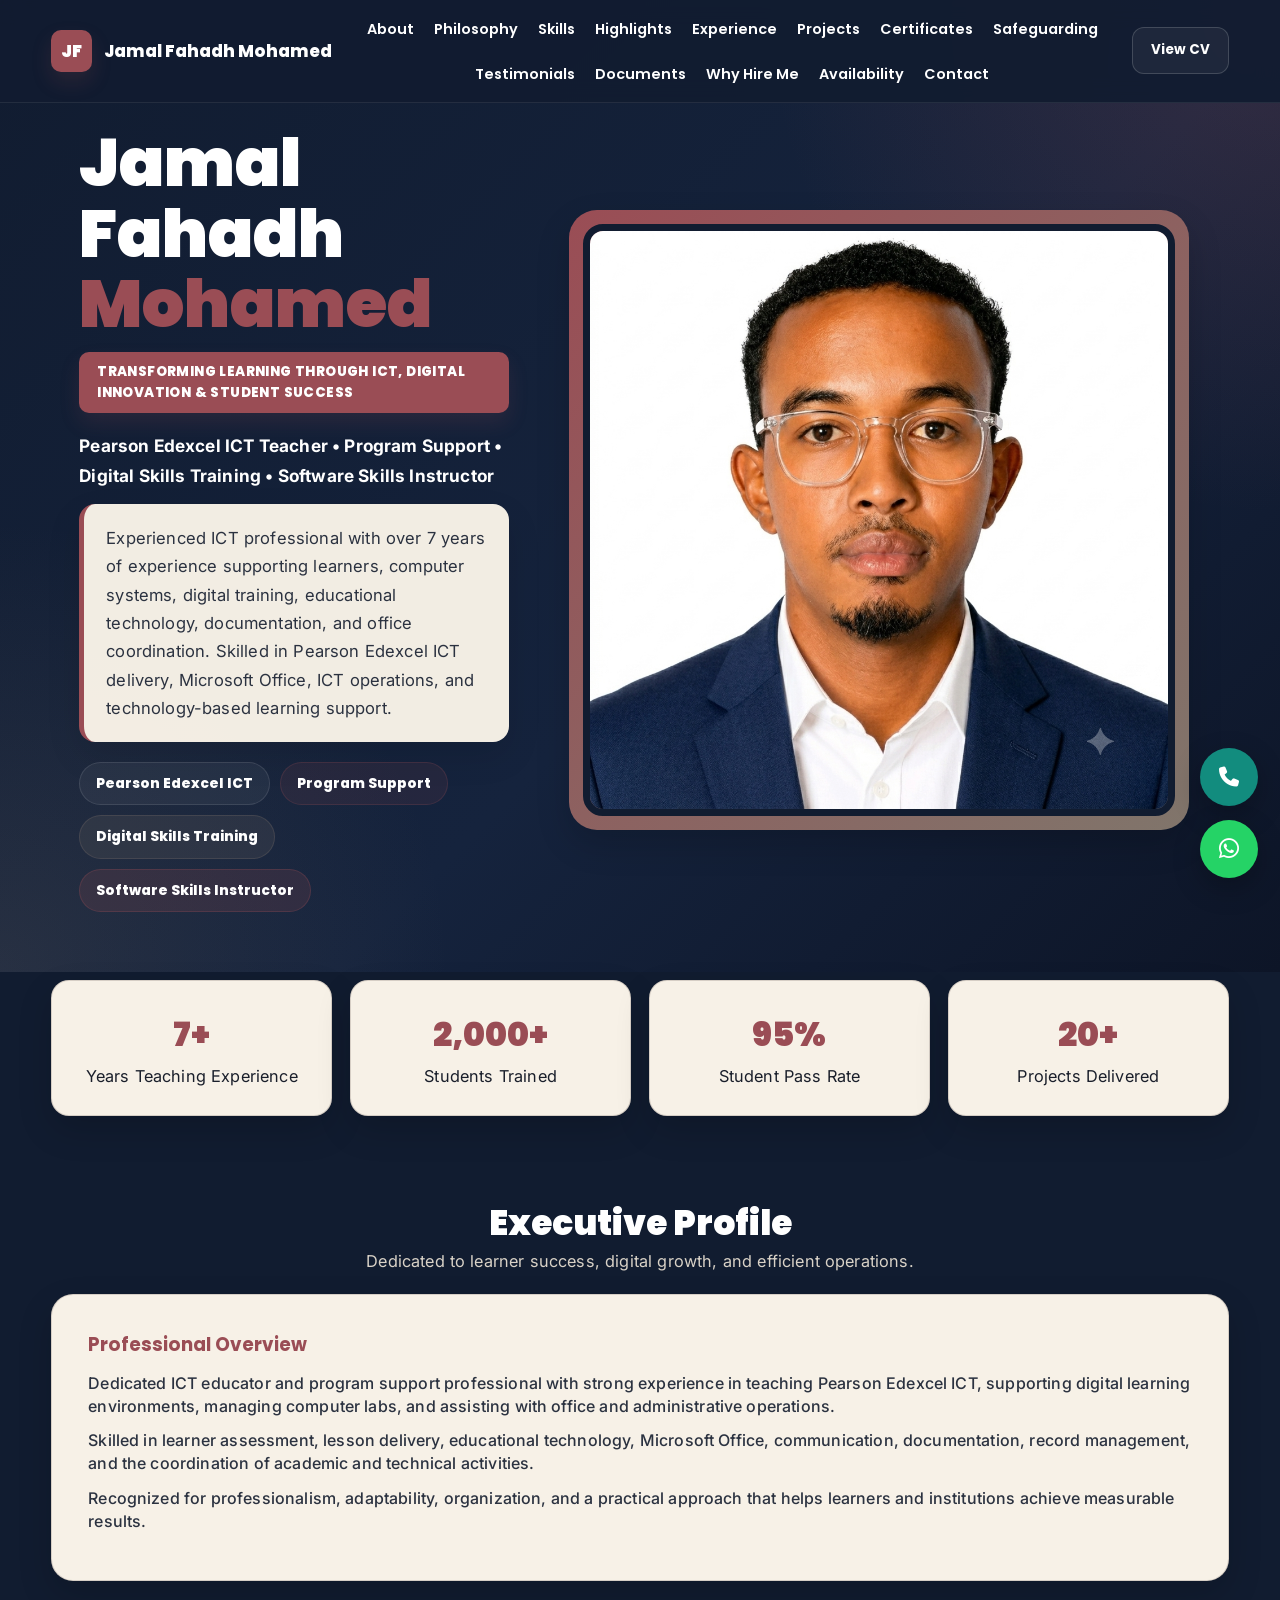
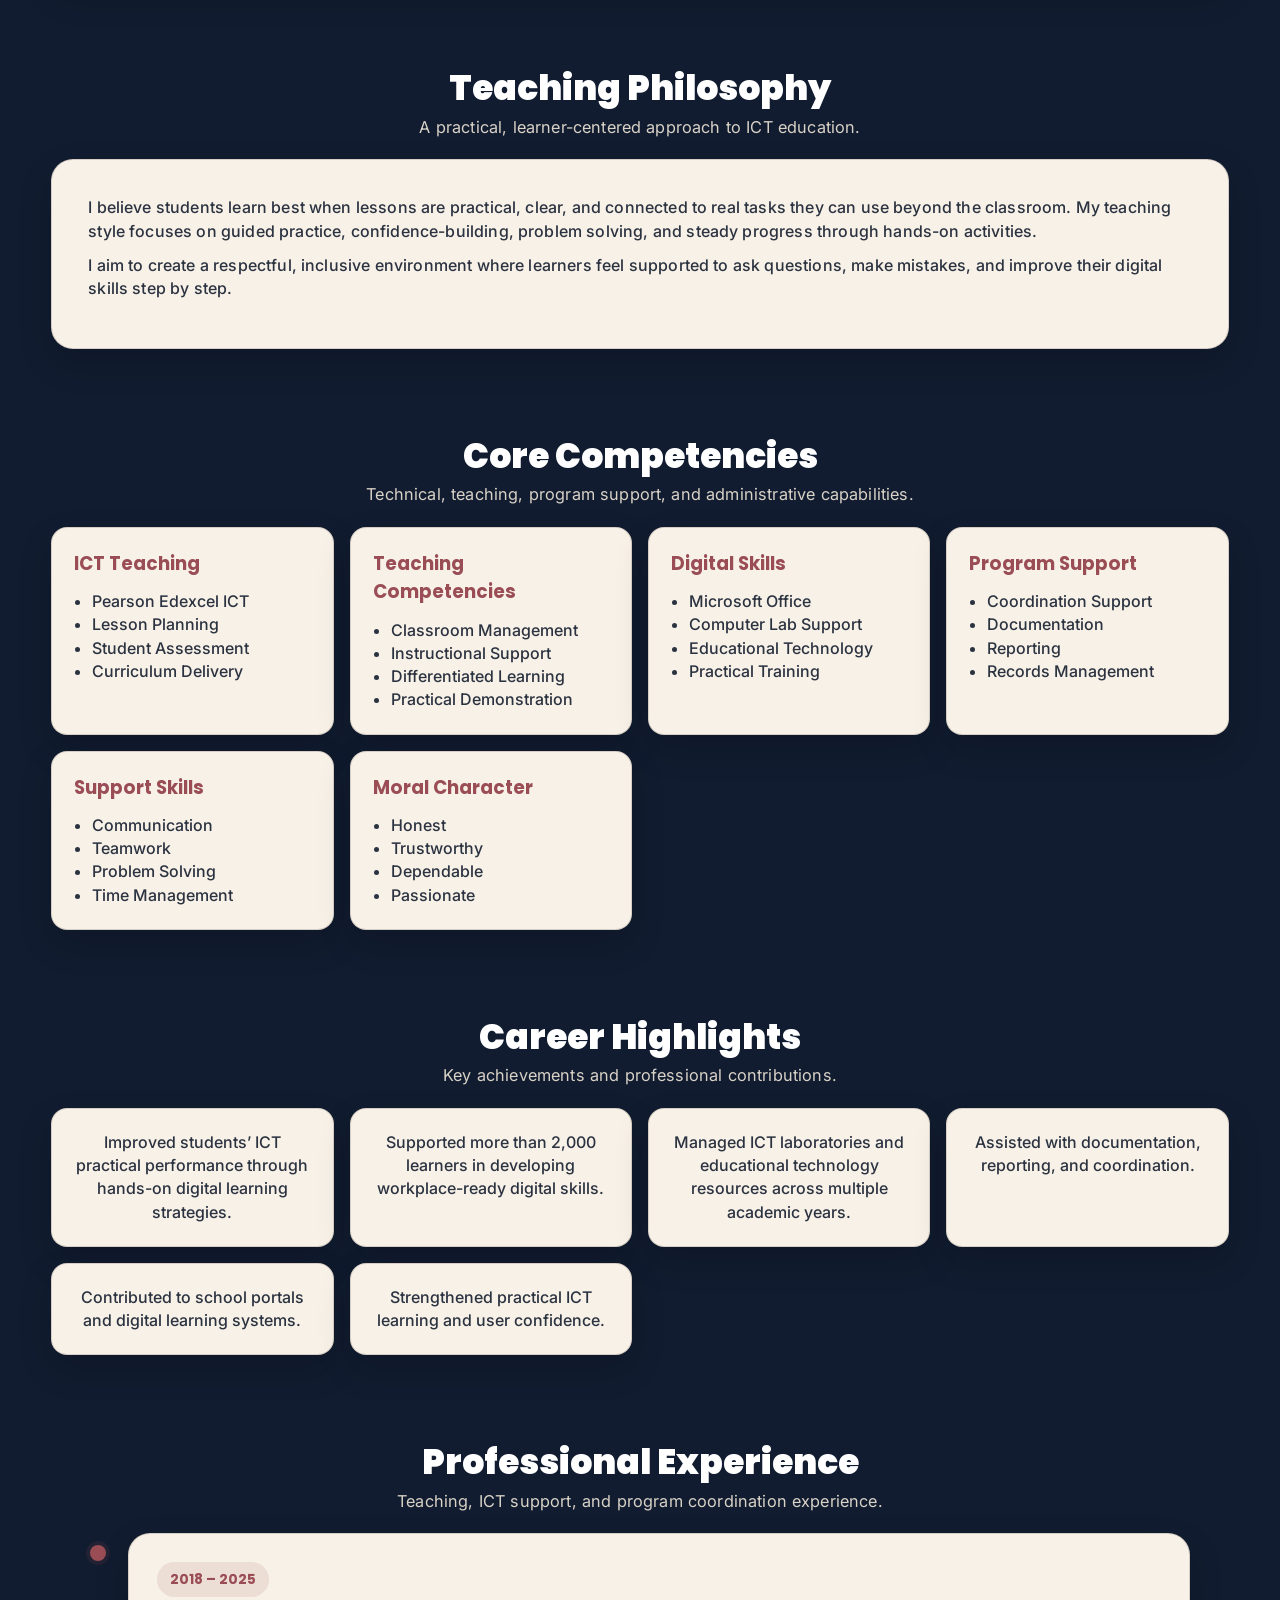
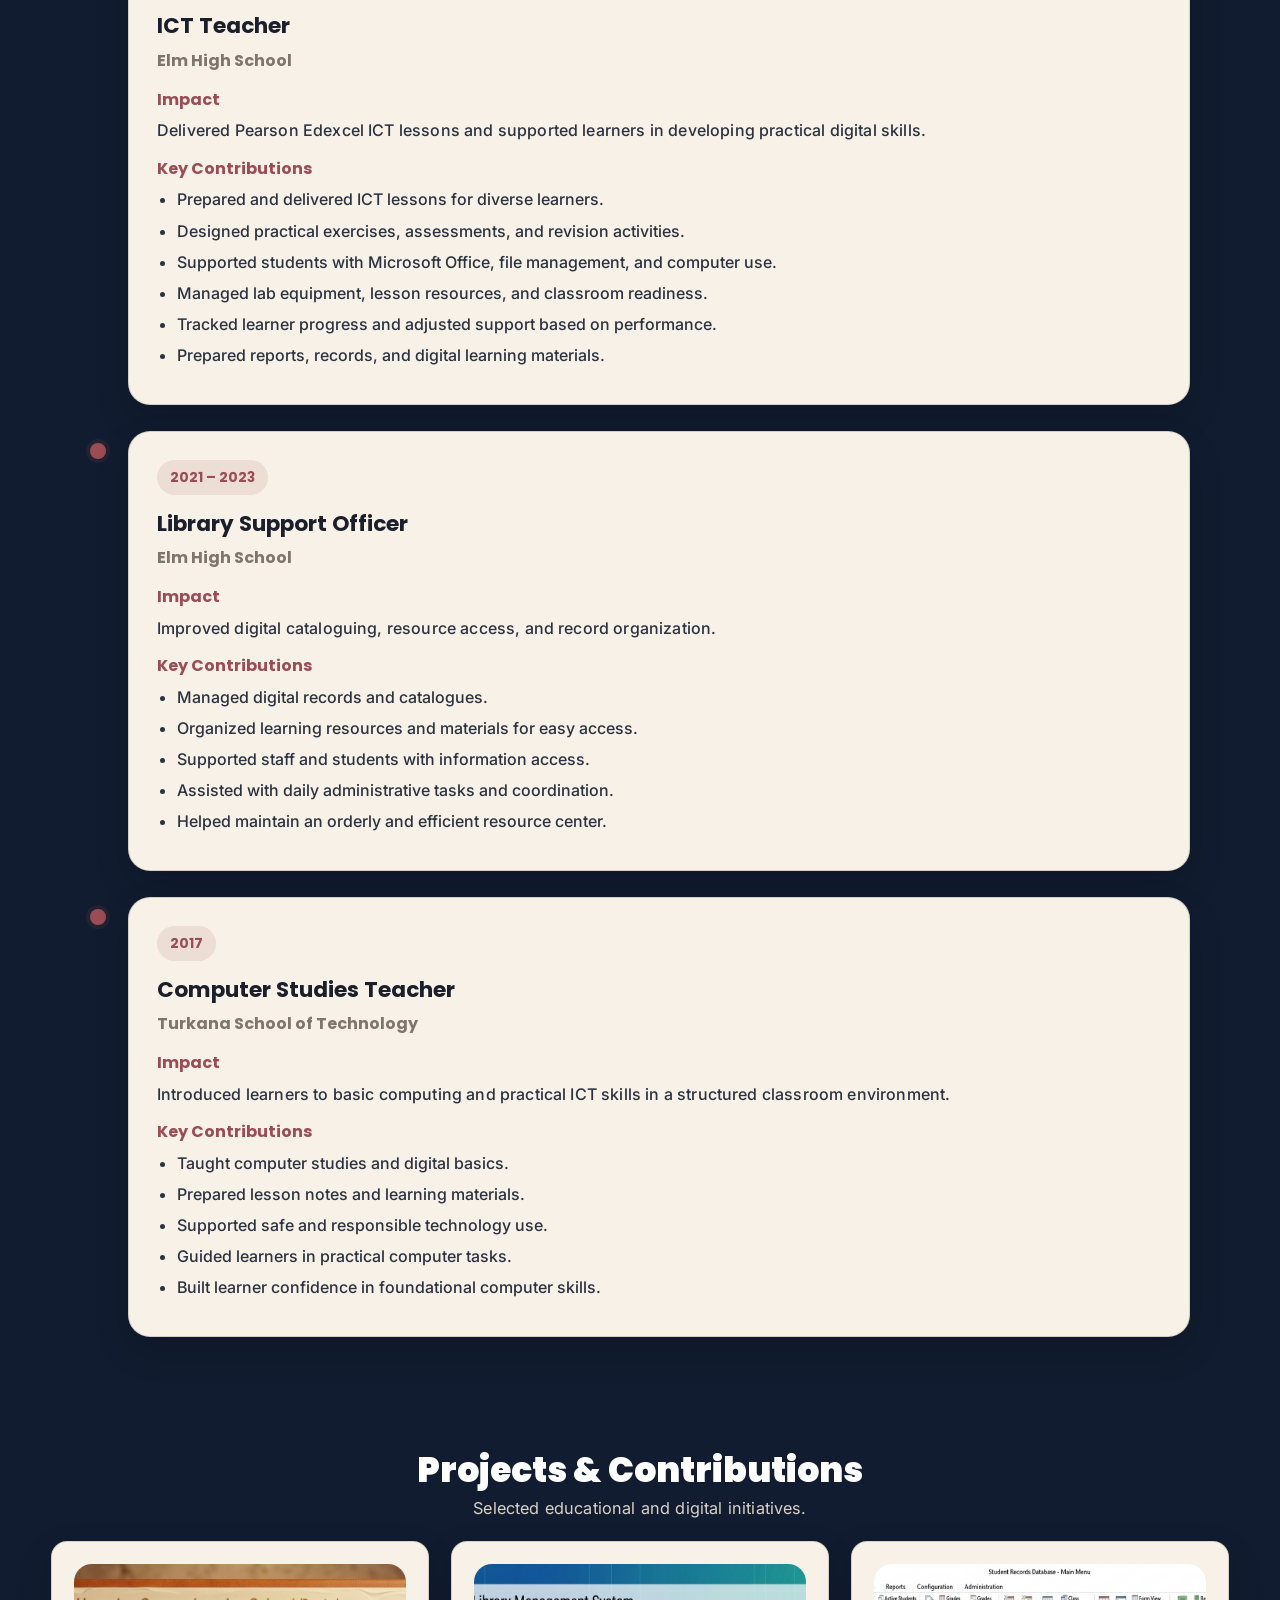
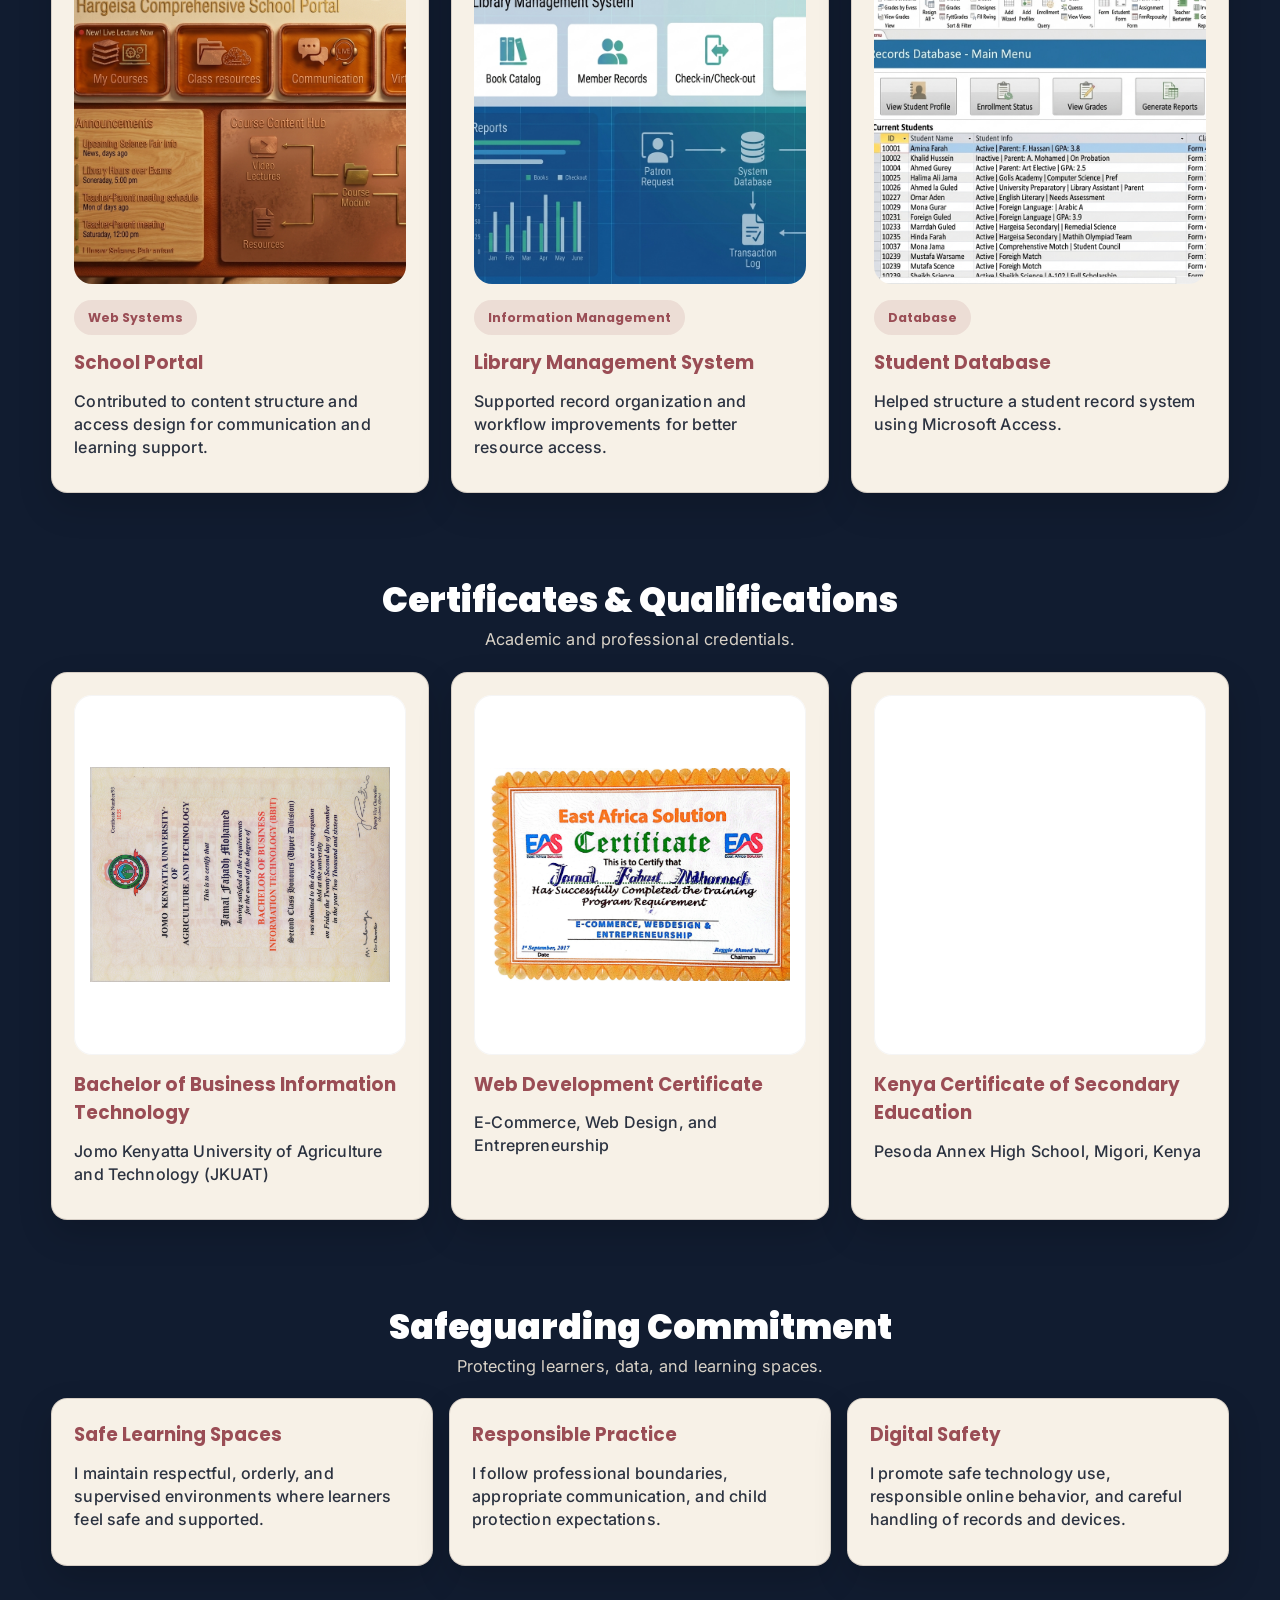
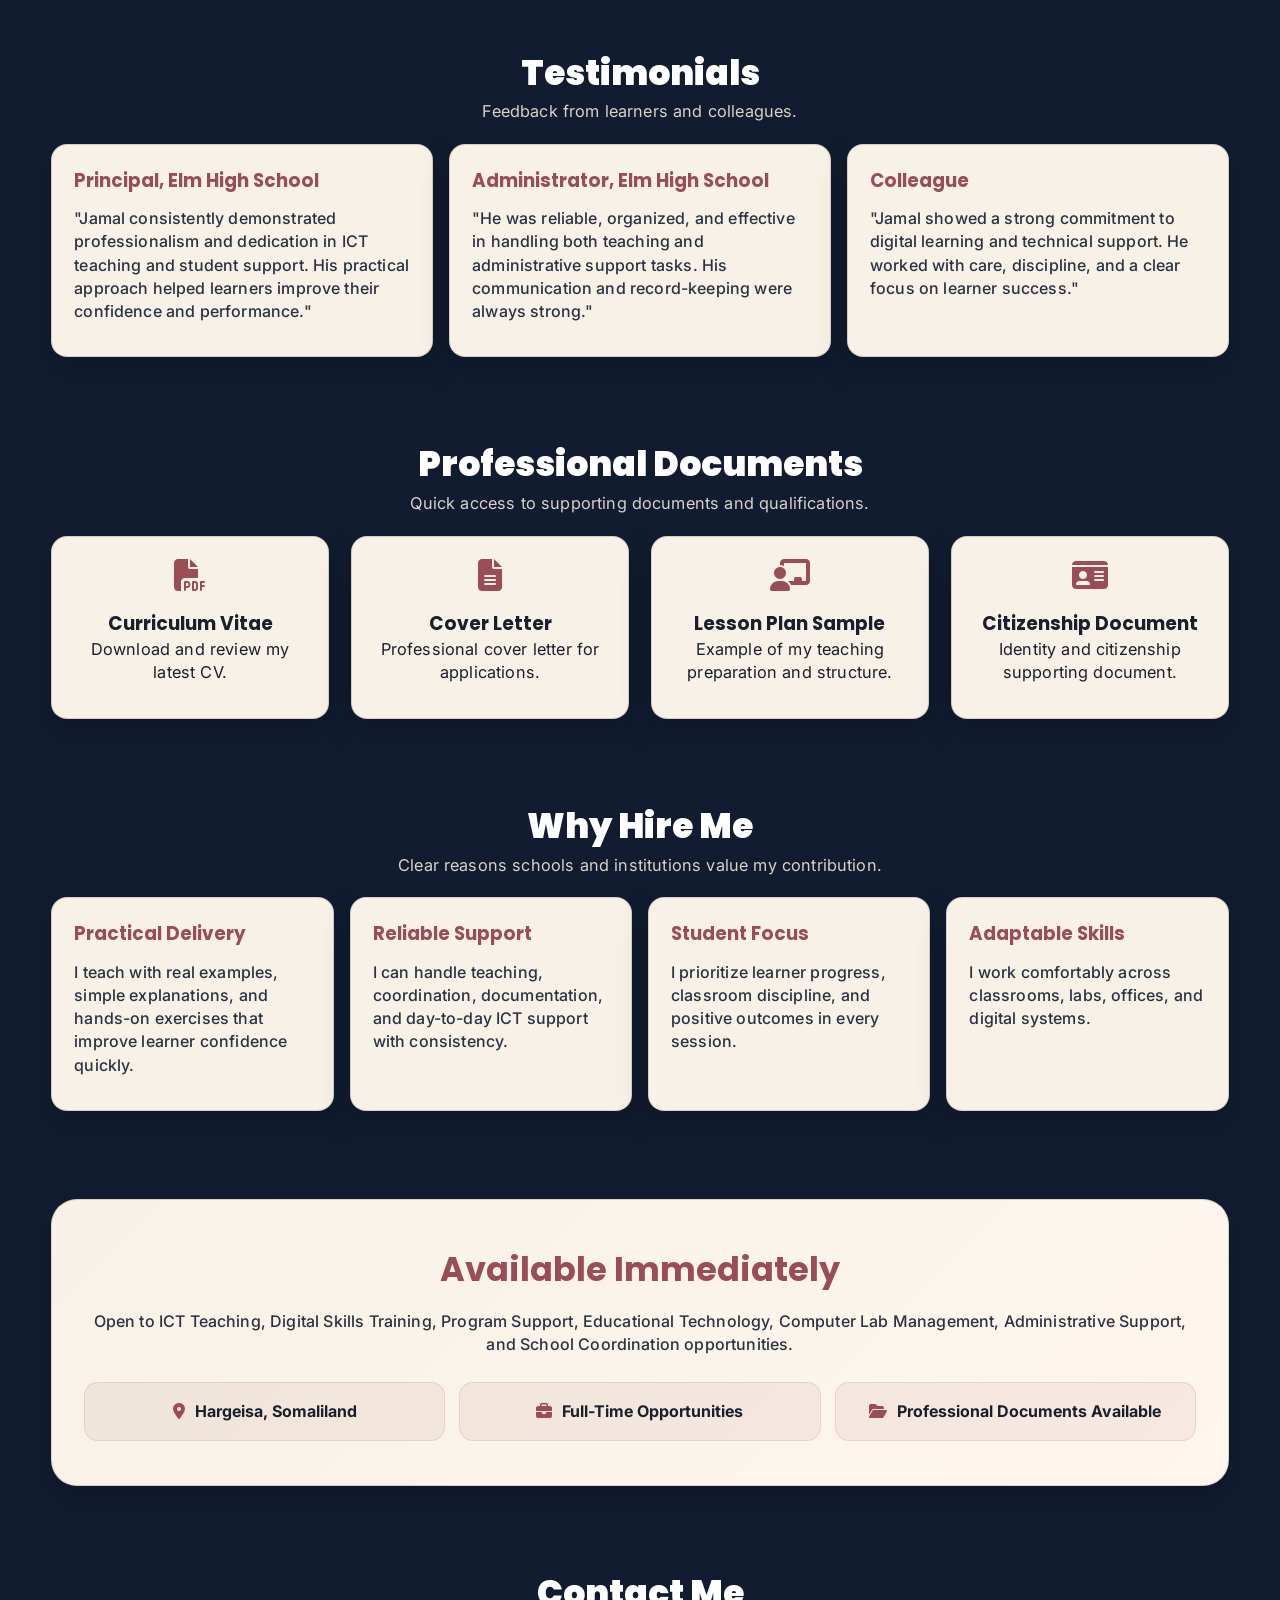
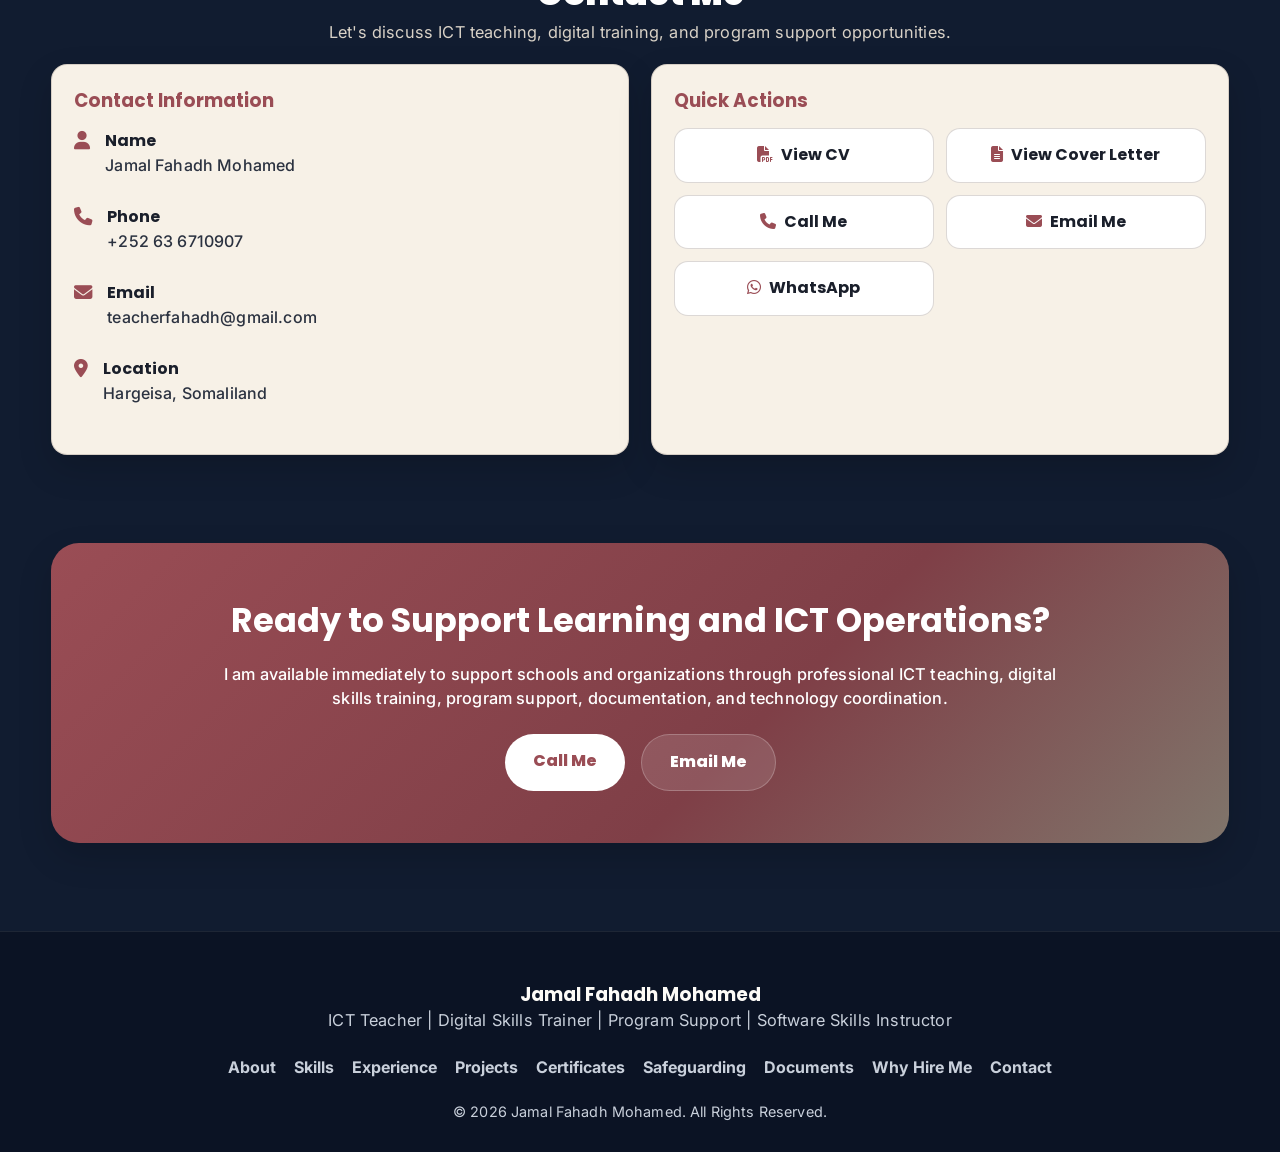
<file: index.html>
<!DOCTYPE html>
<html lang="en">
<head>
  <meta charset="UTF-8" />
  <meta name="viewport" content="width=device-width, initial-scale=1.0" />
  <title>Jamal Fahadh Mohamed | ICT Teacher, Digital Skills Trainer, Program Support</title>
  <meta name="description" content="Jamal Fahadh Mohamed is an ICT teacher, digital skills trainer, and program support professional in Hargeisa, Somaliland." />
  <meta name="keywords" content="ICT Teacher, Digital Skills Trainer, Program Support, Software Skills Instructor, Hargeisa Somaliland" />
  <meta name="author" content="Jamal Fahadh Mohamed" />
  <meta name="theme-color" content="#111c30" />

  <link rel="preconnect" href="https://fonts.googleapis.com" />
  <link rel="preconnect" href="https://fonts.gstatic.com" crossorigin />
  <link href="https://fonts.googleapis.com/css2?family=Inter:wght@400;500;600;700;800&family=Poppins:wght@500;600;700;800;900&display=swap" rel="stylesheet" />
  <link rel="stylesheet" href="https://cdnjs.cloudflare.com/ajax/libs/font-awesome/6.5.1/css/all.min.css" />

  <style>
    :root{
      --primary:#111c30;
      --secondary:#182643;
      --accent:#9a4d55;
      --neutral:#80756b;
      --surface:#f7f1e7;
      --surface-2:#eee4d7;
      --text:#fdfbf7;
      --dark-text:#1a1f2b;
      --body-text:#2b3240;
      --muted:#d9d2c7;
      --border:rgba(128,117,107,.28);
      --shadow:0 14px 34px rgba(0,0,0,.16);
      --container:1200px;
    }

    *{
      margin:0;
      padding:0;
      box-sizing:border-box;
      scroll-behavior:smooth;
    }

    html{
      scroll-padding-top:100px;
    }

    body{
      background:var(--primary);
      color:var(--text);
      line-height:1.55;
      overflow-x:hidden;
      font-size:16px;
      font-family:'Inter',sans-serif;
    }

    h1,h2,h3,h4,h5,h6,
    .logo,
    .hero-role,
    .menu a,
    .cv-btn,
    .hero-badge,
    .section-title h2,
    .project-tag,
    .timeline-year,
    .action-btn,
    .btn-primary-cta,
    .btn-secondary-cta,
    .contact-card strong{
      font-family:'Poppins',sans-serif;
    }

    img{
      max-width:100%;
      display:block;
    }

    a{
      text-decoration:none;
    }

    ul{
      list-style:none;
    }

    p{
      font-size:1.02rem;
      line-height:1.45;
      margin:0 0 .7rem;
      letter-spacing:0.01em;
    }

    .container{
      width:min(var(--container),92%);
      margin:auto;
    }

    .skip-link{
      position:absolute;
      left:-999px;
      top:auto;
      width:1px;
      height:1px;
      overflow:hidden;
    }

    .skip-link:focus{
      left:16px;
      top:16px;
      width:auto;
      height:auto;
      padding:10px 14px;
      background:#fff;
      color:#000;
      border-radius:10px;
      z-index:10000;
      box-shadow:var(--shadow);
    }

    section{
      padding:44px 0;
    }

    .section-title{
      text-align:center;
      margin-bottom:20px;
    }

    .section-title h2{
      font-size:2.15rem;
      font-weight:900;
      margin-bottom:8px;
      color:#fff;
      line-height:1.12;
    }

    .section-title p{
      color:var(--muted);
      max-width:760px;
      margin:auto;
    }

    header{
      position:fixed;
      top:0;
      left:0;
      width:100%;
      z-index:999;
      background:rgba(17,28,48,.94);
      backdrop-filter:blur(12px);
      border-bottom:1px solid rgba(255,255,255,.08);
    }

    .navbar{
      display:flex;
      justify-content:space-between;
      align-items:center;
      padding:16px 0;
      position:relative;
      gap:18px;
    }

    .logo{
      display:flex;
      align-items:center;
      gap:12px;
      font-weight:800;
      font-size:1.05rem;
      white-space:nowrap;
      color:#fff;
    }

    .logo-box{
      background:var(--accent);
      color:#fff;
      font-weight:900;
      padding:8px 10px;
      border-radius:10px;
      box-shadow:0 10px 20px rgba(154,77,85,.18);
    }

    .menu{
      display:flex;
      gap:20px;
      align-items:center;
      flex-wrap:wrap;
      justify-content:center;
    }

    .menu a{
      color:#fff;
      font-size:.9rem;
      font-weight:600;
      transition:.25s;
    }

    .menu a:hover,
    .menu a:focus-visible{
      color:#f0d5d8;
      outline:none;
    }

    .cv-btn{
      padding:12px 18px;
      border:1px solid rgba(255,255,255,.16);
      border-radius:12px;
      font-size:.84rem;
      font-weight:700;
      color:#fff;
      transition:.25s;
      white-space:nowrap;
      flex-shrink:0;
      background:rgba(255,255,255,.05);
    }

    .cv-btn:hover,
    .cv-btn:focus-visible{
      background:var(--accent);
      color:#fff;
      outline:none;
    }

    .menu-toggle{
      display:none;
      font-size:28px;
      cursor:pointer;
      background:none;
      border:none;
      color:#fff;
      flex-shrink:0;
    }

    .menu-toggle:focus-visible{
      outline:2px solid #fff;
      outline-offset:4px;
      border-radius:10px;
    }

    .hero{
      padding-top:128px;
      padding-bottom:60px;
      background:
        radial-gradient(circle at top right, rgba(154,77,85,.24) 0%, transparent 32%),
        radial-gradient(circle at bottom left, rgba(128,117,107,.18) 0%, transparent 28%),
        linear-gradient(135deg, #111c30 0%, #15233d 58%, #0d1527 100%);
      overflow:hidden;
      position:relative;
    }

    .hero-grid{
      display:flex;
      align-items:center;
      justify-content:center;
      gap:48px;
      max-width:1200px;
      margin:0 auto;
      padding:0 28px;
      position:relative;
      z-index:1;
    }

    .hero-copy{
      flex:1;
      max-width:700px;
      text-align:left;
    }

    .hero-media{
      flex:0 0 auto;
      display:flex;
      justify-content:center;
      align-items:center;
    }

    @media(max-width:1000px){
      .hero-grid{
        flex-direction:column;
        text-align:center;
        padding:0 18px;
      }

      .hero-copy{
        max-width:900px;
        text-align:center;
      }

      .hero-badges{
        justify-content:center;
      }
    }

    .hero h1{
      font-size:clamp(2.8rem, 6vw, 4.2rem);
      font-weight:900;
      line-height:1.05;
      margin-bottom:12px;
      color:#fff;
    }

    .hero h1 span{
      color:var(--accent);
    }

    .hero-role{
      display:inline-block;
      padding:10px 18px;
      background:var(--accent);
      color:#fff;
      font-weight:800;
      font-size:.84rem;
      text-transform:uppercase;
      border-radius:10px;
      margin-bottom:18px;
      letter-spacing:.4px;
      box-shadow:0 10px 20px rgba(154,77,85,.16);
    }

    .hero-subtitle{
      font-size:1.08rem;
      font-weight:700;
      margin-bottom:14px;
      color:#fff;
      line-height:1.7;
    }

    .hero-description{
      font-size:1.04rem;
      max-width:800px;
      margin-bottom:20px;
      margin-left:auto;
      margin-right:auto;
      padding:20px 22px;
      background:rgba(247,241,231,.98);
      color:var(--body-text);
      border-left:5px solid var(--accent);
      border-radius:16px;
      box-shadow:0 14px 34px rgba(0,0,0,.10);
      line-height:1.7;
    }

    .hero-badges{
      display:flex;
      flex-wrap:wrap;
      gap:10px;
    }

    .hero-badge{
      padding:11px 16px;
      border-radius:999px;
      background:rgba(255,255,255,.05);
      border:1px solid rgba(255,255,255,.10);
      font-weight:800;
      font-size:.86rem;
      color:#fff;
      line-height:1.4;
    }

    .hero-badge:nth-child(2){
      background:rgba(154,77,85,.12);
      border-color:rgba(154,77,85,.22);
    }

    .hero-badge:nth-child(3){
      background:rgba(128,117,107,.16);
      border-color:rgba(128,117,107,.26);
    }

    .hero-badge:nth-child(4){
      background:rgba(154,77,85,.18);
      border-color:rgba(154,77,85,.28);
    }

    .profile-wrapper{
      display:flex;
      justify-content:center;
      padding:12px;
    }

    .profile-ring{
      width:620px;
      height:620px;
      padding:14px;
      background:linear-gradient(135deg,var(--accent),var(--neutral));
      border-radius:28px;
      box-shadow:var(--shadow);
      overflow:hidden;
    }

    .profile-img{
      width:100%;
      height:100%;
      object-fit:cover;
      object-position:center top;
      border-radius:20px;
      border:7px solid #111c30;
    }

    .snapshot{
      padding-top:8px;
    }

    .snapshot-grid{
      display:grid;
      grid-template-columns:repeat(4,1fr);
      gap:18px;
    }

    .snapshot-card{
      background:var(--surface);
      padding:28px;
      border-radius:18px;
      text-align:center;
      border:1px solid var(--border);
      box-shadow:var(--shadow);
      color:var(--dark-text);
    }

    .snapshot-card h3{
      font-size:2.1rem;
      font-weight:900;
      color:var(--accent);
      margin-bottom:4px;
    }

    .snapshot-card p{
      line-height:1.35;
      margin:0;
    }

    .profile-card,
    .highlight-item,
    .competency-card,
    .language-card,
    .document-card,
    .contact-card,
    .project-card,
    .certificate-card,
    .testimonial-card,
    .why-card,
    .safeguard-card{
      background:var(--surface);
      padding:22px;
      border-radius:16px;
      border:1px solid var(--border);
      box-shadow:var(--shadow);
      color:var(--dark-text);
    }

    .profile-card{
      padding:36px;
      border-radius:22px;
    }

    .profile-card h3,
    .competency-card h3,
    .language-card h3,
    .contact-card h3,
    .project-card h3,
    .certificate-card h3,
    .testimonial-card h3,
    .why-card h3,
    .safeguard-card h3{
      color:var(--accent);
      margin-bottom:12px;
      font-size:1.15rem;
    }

    .profile-card p,
    .highlight-item,
    .competency-card li,
    .project-card p,
    .certificate-card p,
    .language-card span,
    .testimonial-card p,
    .why-card p,
    .safeguard-card p,
    .timeline-content p,
    .timeline-content li,
    .contact-card p,
    .availability-box p,
    .cta-box p{
      color:var(--body-text);
      font-size:1rem;
      line-height:1.45;
      font-weight:500;
    }

    .profile-card p + p,
    .timeline-content p + p,
    .contact-card p + p,
    .project-card p + p,
    .certificate-card p + p,
    .testimonial-card p + p,
    .why-card p + p,
    .safeguard-card p + p{
      margin-top:.45rem;
    }

    .highlights-grid,
    .competency-grid,
    .language-grid,
    .testimonial-grid,
    .why-grid,
    .safeguard-grid{
      display:grid;
      grid-template-columns:repeat(auto-fit,minmax(280px,1fr));
      gap:16px;
    }

    .highlight-item{
      text-align:center;
    }

    .competency-card ul,
    .contact-list{
      padding-left:18px;
      list-style:disc;
    }

    .timeline{
      max-width:1100px;
      margin:auto;
    }

    .timeline-item{
      display:flex;
      gap:22px;
      margin-bottom:26px;
    }

    .timeline-dot{
      width:16px;
      height:16px;
      background:var(--accent);
      border-radius:50%;
      margin-top:12px;
      flex-shrink:0;
      box-shadow:0 0 0 4px rgba(154,77,85,.12);
    }

    .timeline-content{
      background:var(--surface);
      padding:28px;
      border-radius:22px;
      flex:1;
      border:1px solid var(--border);
      box-shadow:var(--shadow);
      color:var(--dark-text);
    }

    .timeline-year{
      display:inline-block;
      padding:7px 13px;
      background:rgba(154,77,85,.12);
      color:var(--accent);
      font-weight:700;
      border-radius:999px;
      margin-bottom:12px;
      font-size:.85rem;
    }

    .timeline-content h3{
      margin-bottom:6px;
      color:var(--dark-text);
      font-size:1.35rem;
    }

    .timeline-content h4{
      color:var(--neutral);
      margin-bottom:14px;
    }

    .experience-block{
      margin-top:14px;
    }

    .experience-block h5{
      color:var(--accent);
      margin-bottom:7px;
      font-size:1rem;
    }

    .experience-block ul{
      padding-left:20px;
      list-style:disc;
    }

    .experience-block li{
      color:var(--body-text);
      margin-bottom:8px;
    }

    .projects-grid,
    .certificate-grid{
      display:grid;
      grid-template-columns:repeat(auto-fit,minmax(320px,1fr));
      gap:22px;
    }

    .document-grid{
      display:grid;
      grid-template-columns:repeat(auto-fit,minmax(250px,1fr));
      gap:22px;
    }

    .project-image{
      width:100%;
      height:320px;
      object-fit:cover;
      object-position:center;
      border-radius:18px;
      margin-bottom:16px;
      background:#fff;
    }

    .certificate-card img{
      width:100%;
      height:360px;
      object-fit:contain;
      object-position:center;
      padding:16px;
      background:#fff;
      border-radius:18px;
      margin-bottom:16px;
      box-shadow:inset 0 0 0 1px rgba(0,0,0,.04);
    }

    .project-tag{
      display:inline-block;
      background:rgba(154,77,85,.12);
      color:var(--accent);
      padding:8px 14px;
      border-radius:999px;
      font-size:.78rem;
      font-weight:700;
      margin-bottom:14px;
    }

    .document-card{
      display:block;
      text-align:center;
      color:var(--dark-text);
      transition:.25s;
    }

    .document-card:hover,
    .document-card:focus-visible{
      transform:translateY(-6px);
      outline:none;
    }

    .document-card i{
      font-size:2rem;
      margin-bottom:18px;
      color:var(--accent);
    }

    .availability-box{
      background:linear-gradient(135deg,var(--surface),#fff7ee);
      padding:44px 32px;
      border-radius:26px;
      text-align:center;
      box-shadow:var(--shadow);
      border:1px solid var(--border);
      color:var(--dark-text);
    }

    .availability-box h2{
      font-size:2.1rem;
      margin-bottom:14px;
      color:var(--accent);
    }

    .availability-items{
      margin-top:26px;
      display:grid;
      grid-template-columns:repeat(auto-fit,minmax(250px,1fr));
      gap:14px;
    }

    .availability-items div{
      background:rgba(154,77,85,.08);
      padding:16px;
      border-radius:14px;
      font-weight:700;
      color:var(--dark-text);
      border:1px solid rgba(154,77,85,.14);
    }

    .availability-items i{
      color:var(--accent);
      margin-right:10px;
    }

    .contact-wrapper{
      display:grid;
      grid-template-columns:1fr 1fr;
      gap:22px;
    }

    .contact-item{
      display:flex;
      gap:15px;
      margin-bottom:16px;
      align-items:flex-start;
      color:var(--dark-text);
    }

    .contact-item i{
      color:var(--accent);
      font-size:1.15rem;
      margin-top:4px;
    }

    .action-buttons{
      display:grid;
      grid-template-columns:1fr 1fr;
      gap:12px;
    }

    .action-btn{
      background:#fff;
      padding:14px;
      border-radius:14px;
      text-align:center;
      color:var(--dark-text);
      border:1px solid var(--border);
      transition:.25s ease;
      font-weight:700;
    }

    .action-btn:hover,
    .action-btn:focus-visible{
      transform:translateY(-3px);
      outline:none;
      background:rgba(154,77,85,.08);
    }

    .action-btn i{
      margin-right:8px;
      color:var(--accent);
    }

    .cta-box{
      background:linear-gradient(135deg,var(--accent),#7f3f47 60%,var(--neutral));
      padding:52px 30px;
      border-radius:28px;
      text-align:center;
      color:#fff;
      box-shadow:var(--shadow);
    }

    .cta-box h2{
      font-size:2.1rem;
      margin-bottom:14px;
    }

    .cta-box p{
      max-width:850px;
      margin:auto;
      color:#fff;
      font-size:1.02rem;
      line-height:1.5;
    }

    .cta-buttons{
      display:flex;
      justify-content:center;
      gap:16px;
      flex-wrap:wrap;
      margin-top:24px;
    }

    .btn-primary-cta,
    .btn-secondary-cta{
      padding:15px 28px;
      border-radius:50px;
      font-weight:800;
    }

    .btn-primary-cta{
      background:#fff;
      color:var(--accent);
    }

    .btn-secondary-cta{
      background:rgba(255,255,255,.12);
      color:#fff;
      border:1px solid rgba(255,255,255,.22);
    }

    footer{
      margin-top:44px;
      padding:48px 0 18px;
      background:#0b1324;
      border-top:1px solid rgba(255,255,255,.08);
    }

    .footer-content{
      text-align:center;
    }

    .footer-content p{
      color:#c9d0db;
    }

    .footer-links{
      display:flex;
      justify-content:center;
      gap:18px;
      flex-wrap:wrap;
      margin:22px 0;
    }

    .footer-links a{
      color:#c9d0db;
      font-weight:700;
    }

    .footer-links a:hover,
    .footer-links a:focus-visible{
      color:#fff;
      outline:none;
    }

    .copyright{
      color:#97a2b4;
      font-size:.9rem;
    }

    .call-float,
    .whatsapp-float{
      position:fixed;
      right:22px;
      width:58px;
      height:58px;
      border-radius:50%;
      display:flex;
      align-items:center;
      justify-content:center;
      box-shadow:0 10px 28px rgba(0,0,0,.25);
      z-index:999;
    }

    .call-float{
      bottom:94px;
      background:#128C7E;
      font-size:1.25rem;
      color:#fff;
    }

    .whatsapp-float{
      bottom:22px;
      background:#25D366;
      font-size:1.45rem;
      color:#fff;
    }

    .call-float:hover,
    .call-float:focus-visible{
      background:#075E54;
      color:#fff;
    }

    .whatsapp-float:hover,
    .whatsapp-float:focus-visible{
      background:#128C7E;
      color:#fff;
    }

    .animate-section{
      opacity:0;
      transform:translateY(22px);
      transition:all .55s ease;
    }

    .show-animation{
      opacity:1;
      transform:translateY(0);
    }

    @media(max-width:950px){
      .menu{
        display:none;
        position:absolute;
        top:76px;
        right:0;
        background:#fff;
        flex-direction:column;
        padding:18px;
        border-radius:16px;
        width:260px;
        box-shadow:var(--shadow);
        align-items:flex-start;
      }

      .menu a{
        color:var(--dark-text);
      }

      .menu.show{
        display:flex;
      }

      .menu-toggle{
        display:block;
      }

      .cv-btn{
        display:none;
      }
    }

    @media(max-width:900px){
      .contact-wrapper{
        grid-template-columns:1fr;
      }

      .action-buttons{
        grid-template-columns:1fr;
      }

      .cta-box{
        padding:42px 22px;
      }

      .cta-box h2{
        font-size:1.8rem;
      }

      .profile-ring{
        width:420px;
        height:420px;
      }

      .project-image{
        height:260px;
      }

      .certificate-card img{
        height:300px;
        padding:14px;
      }
    }

    @media(max-width:768px){
      .hero h1{
        font-size:2.7rem;
      }

      .snapshot-grid{
        grid-template-columns:1fr;
      }

      .timeline-item{
        flex-direction:column;
      }

      .timeline-dot{
        display:none;
      }

      .projects-grid,
      .certificate-grid,
      .document-grid{
        grid-template-columns:1fr;
      }

      .menu{
        width:min(92vw,320px);
      }

      .footer-links{
        gap:12px;
      }

      .profile-ring{
        width:340px;
        height:340px;
      }

      .project-image{
        height:240px;
      }

      .certificate-card img{
        height:250px;
        padding:12px;
      }

      p{
        line-height:1.42;
      }
    }

    @media(prefers-reduced-motion:reduce){
      html{
        scroll-behavior:auto;
      }

      *,
      *::before,
      *::after{
        transition:none !important;
        animation:none !important;
      }
    }
  </style>
</head>
<body>
  <a class="skip-link" href="#about">Skip to content</a>

  <header>
    <div class="container navbar">
      <div class="logo">
        <div class="logo-box">JF</div>
        <span>Jamal Fahadh Mohamed</span>
      </div>

      <button class="menu-toggle" type="button" aria-controls="menu" aria-expanded="false" aria-label="Open menu">
        <i class="fas fa-bars"></i>
      </button>

      <ul class="menu" id="menu">
        <li><a href="#about">About</a></li>
        <li><a href="#teaching-philosophy">Philosophy</a></li>
        <li><a href="#competencies">Skills</a></li>
        <li><a href="#achievements">Highlights</a></li>
        <li><a href="#experience">Experience</a></li>
        <li><a href="#projects">Projects</a></li>
        <li><a href="#certificates">Certificates</a></li>
        <li><a href="#safeguarding">Safeguarding</a></li>
        <li><a href="#testimonials">Testimonials</a></li>
        <li><a href="#documents">Documents</a></li>
        <li><a href="#why-hire-me">Why Hire Me</a></li>
        <li><a href="#availability">Availability</a></li>
        <li><a href="#contact">Contact</a></li>
      </ul>

      <a href="assets/documents/Jamal_Fahadh_CV.pdf" class="cv-btn">View CV</a>
    </div>
  </header>

  <main>
    <section class="hero" id="home">
      <div class="container">
        <div class="hero-grid">
          <div class="hero-copy">
            <h1>Jamal Fahadh <span>Mohamed</span></h1>
            <div class="hero-role">Transforming Learning Through ICT, Digital Innovation & Student Success</div>
            <p class="hero-subtitle">Pearson Edexcel ICT Teacher • Program Support • Digital Skills Training • Software Skills Instructor</p>
            <p class="hero-description">Experienced ICT professional with over 7 years of experience supporting learners, computer systems, digital training, educational technology, documentation, and office coordination. Skilled in Pearson Edexcel ICT delivery, Microsoft Office, ICT operations, and technology-based learning support.</p>
            <div class="hero-badges">
              <div class="hero-badge">Pearson Edexcel ICT</div>
              <div class="hero-badge">Program Support</div>
              <div class="hero-badge">Digital Skills Training</div>
              <div class="hero-badge">Software Skills Instructor</div>
            </div>
          </div>

          <div class="hero-media">
            <div class="profile-wrapper">
              <div class="profile-ring">
                <img src="assets/images/jamal-profile.jpg" alt="Jamal Fahadh Mohamed" class="profile-img" fetchpriority="high" decoding="async" />
              </div>
            </div>
          </div>
        </div>
      </div>
    </section>

    <section class="snapshot">
      <div class="container">
        <div class="snapshot-grid">
          <div class="snapshot-card">
            <h3>7+</h3>
            <p>Years Teaching Experience</p>
          </div>
          <div class="snapshot-card">
            <h3>2,000+</h3>
            <p>Students Trained</p>
          </div>
          <div class="snapshot-card">
            <h3>95%</h3>
            <p>Student Pass Rate</p>
          </div>
          <div class="snapshot-card">
            <h3>20+</h3>
            <p>Projects Delivered</p>
          </div>
        </div>
      </div>
    </section>

    <section id="about" class="animate-section">
      <div class="container">
        <div class="section-title">
          <h2>Executive Profile</h2>
          <p>Dedicated to learner success, digital growth, and efficient operations.</p>
        </div>

        <div class="profile-card">
          <h3>Professional Overview</h3>
          <p>Dedicated ICT educator and program support professional with strong experience in teaching Pearson Edexcel ICT, supporting digital learning environments, managing computer labs, and assisting with office and administrative operations.</p>
          <p>Skilled in learner assessment, lesson delivery, educational technology, Microsoft Office, communication, documentation, record management, and the coordination of academic and technical activities.</p>
          <p>Recognized for professionalism, adaptability, organization, and a practical approach that helps learners and institutions achieve measurable results.</p>
        </div>
      </div>
    </section>

    <section id="teaching-philosophy" class="animate-section">
      <div class="container">
        <div class="section-title">
          <h2>Teaching Philosophy</h2>
          <p>A practical, learner-centered approach to ICT education.</p>
        </div>

        <div class="profile-card">
          <p>I believe students learn best when lessons are practical, clear, and connected to real tasks they can use beyond the classroom. My teaching style focuses on guided practice, confidence-building, problem solving, and steady progress through hands-on activities.</p>
          <p>I aim to create a respectful, inclusive environment where learners feel supported to ask questions, make mistakes, and improve their digital skills step by step.</p>
        </div>
      </div>
    </section>

    <section id="competencies" class="animate-section">
      <div class="container">
        <div class="section-title">
          <h2>Core Competencies</h2>
          <p>Technical, teaching, program support, and administrative capabilities.</p>
        </div>

        <div class="competency-grid">
          <div class="competency-card">
            <h3>ICT Teaching</h3>
            <ul>
              <li>Pearson Edexcel ICT</li>
              <li>Lesson Planning</li>
              <li>Student Assessment</li>
              <li>Curriculum Delivery</li>
            </ul>
          </div>

          <div class="competency-card">
            <h3>Teaching Competencies</h3>
            <ul>
              <li>Classroom Management</li>
              <li>Instructional Support</li>
              <li>Differentiated Learning</li>
              <li>Practical Demonstration</li>
            </ul>
          </div>

          <div class="competency-card">
            <h3>Digital Skills</h3>
            <ul>
              <li>Microsoft Office</li>
              <li>Computer Lab Support</li>
              <li>Educational Technology</li>
              <li>Practical Training</li>
            </ul>
          </div>

          <div class="competency-card">
            <h3>Program Support</h3>
            <ul>
              <li>Coordination Support</li>
              <li>Documentation</li>
              <li>Reporting</li>
              <li>Records Management</li>
            </ul>
          </div>

          <div class="competency-card">
            <h3>Support Skills</h3>
            <ul>
              <li>Communication</li>
              <li>Teamwork</li>
              <li>Problem Solving</li>
              <li>Time Management</li>
            </ul>
          </div>

          <div class="competency-card">
            <h3>Moral Character</h3>
            <ul>
              <li>Honest</li>
              <li>Trustworthy</li>
              <li>Dependable</li>
              <li>Passionate</li>
            </ul>
          </div>
        </div>
      </div>
    </section>

    <section id="achievements" class="animate-section">
      <div class="container">
        <div class="section-title">
          <h2>Career Highlights</h2>
          <p>Key achievements and professional contributions.</p>
        </div>

        <div class="highlights-grid">
          <div class="highlight-item">Improved students’ ICT practical performance through hands-on digital learning strategies.</div>
          <div class="highlight-item">Supported more than 2,000 learners in developing workplace-ready digital skills.</div>
          <div class="highlight-item">Managed ICT laboratories and educational technology resources across multiple academic years.</div>
          <div class="highlight-item">Assisted with documentation, reporting, and coordination.</div>
          <div class="highlight-item">Contributed to school portals and digital learning systems.</div>
          <div class="highlight-item">Strengthened practical ICT learning and user confidence.</div>
        </div>
      </div>
    </section>

    <section id="experience" class="animate-section">
      <div class="container">
        <div class="section-title">
          <h2>Professional Experience</h2>
          <p>Teaching, ICT support, and program coordination experience.</p>
        </div>

        <div class="timeline">
          <div class="timeline-item">
            <div class="timeline-dot"></div>
            <div class="timeline-content">
              <span class="timeline-year">2018 – 2025</span>
              <h3>ICT Teacher</h3>
              <h4>Elm High School</h4>
              <div class="experience-block">
                <h5>Impact</h5>
                <p>Delivered Pearson Edexcel ICT lessons and supported learners in developing practical digital skills.</p>
              </div>
              <div class="experience-block">
                <h5>Key Contributions</h5>
                <ul>
                  <li>Prepared and delivered ICT lessons for diverse learners.</li>
                  <li>Designed practical exercises, assessments, and revision activities.</li>
                  <li>Supported students with Microsoft Office, file management, and computer use.</li>
                  <li>Managed lab equipment, lesson resources, and classroom readiness.</li>
                  <li>Tracked learner progress and adjusted support based on performance.</li>
                  <li>Prepared reports, records, and digital learning materials.</li>
                </ul>
              </div>
            </div>
          </div>

          <div class="timeline-item">
            <div class="timeline-dot"></div>
            <div class="timeline-content">
              <span class="timeline-year">2021 – 2023</span>
              <h3>Library Support Officer</h3>
              <h4>Elm High School</h4>
              <div class="experience-block">
                <h5>Impact</h5>
                <p>Improved digital cataloguing, resource access, and record organization.</p>
              </div>
              <div class="experience-block">
                <h5>Key Contributions</h5>
                <ul>
                  <li>Managed digital records and catalogues.</li>
                  <li>Organized learning resources and materials for easy access.</li>
                  <li>Supported staff and students with information access.</li>
                  <li>Assisted with daily administrative tasks and coordination.</li>
                  <li>Helped maintain an orderly and efficient resource center.</li>
                </ul>
              </div>
            </div>
          </div>

          <div class="timeline-item">
            <div class="timeline-dot"></div>
            <div class="timeline-content">
              <span class="timeline-year">2017</span>
              <h3>Computer Studies Teacher</h3>
              <h4>Turkana School of Technology</h4>
              <div class="experience-block">
                <h5>Impact</h5>
                <p>Introduced learners to basic computing and practical ICT skills in a structured classroom environment.</p>
              </div>
              <div class="experience-block">
                <h5>Key Contributions</h5>
                <ul>
                  <li>Taught computer studies and digital basics.</li>
                  <li>Prepared lesson notes and learning materials.</li>
                  <li>Supported safe and responsible technology use.</li>
                  <li>Guided learners in practical computer tasks.</li>
                  <li>Built learner confidence in foundational computer skills.</li>
                </ul>
              </div>
            </div>
          </div>
        </div>
      </div>
    </section>

    <section id="projects" class="animate-section">
      <div class="container">
        <div class="section-title">
          <h2>Projects & Contributions</h2>
          <p>Selected educational and digital initiatives.</p>
        </div>

        <div class="projects-grid">
          <div class="project-card">
            <img src="assets/images/school-portal.jpg" alt="School portal project" class="project-image" loading="lazy" decoding="async" />
            <span class="project-tag">Web Systems</span>
            <h3>School Portal</h3>
            <p>Contributed to content structure and access design for communication and learning support.</p>
          </div>

          <div class="project-card">
            <img src="assets/images/library-system.jpg" alt="Library management system project" class="project-image" loading="lazy" decoding="async" />
            <span class="project-tag">Information Management</span>
            <h3>Library Management System</h3>
            <p>Supported record organization and workflow improvements for better resource access.</p>
          </div>

          <div class="project-card">
            <img src="assets/images/student-database.jpg" alt="Student database project" class="project-image" loading="lazy" decoding="async" />
            <span class="project-tag">Database</span>
            <h3>Student Database</h3>
            <p>Helped structure a student record system using Microsoft Access.</p>
          </div>
        </div>
      </div>
    </section>

    <section id="certificates" class="animate-section">
      <div class="container">
        <div class="section-title">
          <h2>Certificates & Qualifications</h2>
          <p>Academic and professional credentials.</p>
        </div>

        <div class="certificate-grid">
          <div class="certificate-card">
            <img src="assets/images/degree.jpg" alt="Bachelor degree certificate" loading="lazy" decoding="async" />
            <h3>Bachelor of Business Information Technology</h3>
            <p>Jomo Kenyatta University of Agriculture and Technology (JKUAT)</p>
          </div>

          <div class="certificate-card">
            <img src="assets/images/web_cert.jpg" alt="Web development certificate" loading="lazy" decoding="async" />
            <h3>Web Development Certificate</h3>
            <p>E-Commerce, Web Design, and Entrepreneurship</p>
          </div>

          <div class="certificate-card">
            <img src="assets/images/kcse.jpg" alt="KCSE certificate" loading="lazy" decoding="async" />
            <h3>Kenya Certificate of Secondary Education</h3>
            <p>Pesoda Annex High School, Migori, Kenya</p>
          </div>
        </div>
      </div>
    </section>

    <section id="safeguarding" class="animate-section">
      <div class="container">
        <div class="section-title">
          <h2>Safeguarding Commitment</h2>
          <p>Protecting learners, data, and learning spaces.</p>
        </div>

        <div class="safeguard-grid">
          <div class="safeguard-card">
            <h3>Safe Learning Spaces</h3>
            <p>I maintain respectful, orderly, and supervised environments where learners feel safe and supported.</p>
          </div>

          <div class="safeguard-card">
            <h3>Responsible Practice</h3>
            <p>I follow professional boundaries, appropriate communication, and child protection expectations.</p>
          </div>

          <div class="safeguard-card">
            <h3>Digital Safety</h3>
            <p>I promote safe technology use, responsible online behavior, and careful handling of records and devices.</p>
          </div>
        </div>
      </div>
    </section>

    <section id="testimonials" class="animate-section">
      <div class="container">
        <div class="section-title">
          <h2>Testimonials</h2>
          <p>Feedback from learners and colleagues.</p>
        </div>

        <div class="testimonial-grid">
          <div class="testimonial-card">
            <h3>Principal, Elm High School</h3>
            <p>"Jamal consistently demonstrated professionalism and dedication in ICT teaching and student support. His practical approach helped learners improve their confidence and performance."</p>
          </div>

          <div class="testimonial-card">
            <h3>Administrator, Elm High School</h3>
            <p>"He was reliable, organized, and effective in handling both teaching and administrative support tasks. His communication and record-keeping were always strong."</p>
          </div>

          <div class="testimonial-card">
            <h3>Colleague</h3>
            <p>"Jamal showed a strong commitment to digital learning and technical support. He worked with care, discipline, and a clear focus on learner success."</p>
          </div>
        </div>
      </div>
    </section>

    <section id="documents" class="animate-section">
      <div class="container">
        <div class="section-title">
          <h2>Professional Documents</h2>
          <p>Quick access to supporting documents and qualifications.</p>
        </div>

        <div class="document-grid">
          <a href="assets/documents/Jamal_Fahadh_CV.pdf" class="document-card">
            <i class="fas fa-file-pdf"></i>
            <h3>Curriculum Vitae</h3>
            <p>Download and review my latest CV.</p>
          </a>

          <a href="assets/documents/ICT_COVER_LETTER.pdf" class="document-card">
            <i class="fas fa-file-lines"></i>
            <h3>Cover Letter</h3>
            <p>Professional cover letter for applications.</p>
          </a>

          <a href="assets/documents/sample-lesson-plan.pdf" class="document-card">
            <i class="fas fa-chalkboard-user"></i>
            <h3>Lesson Plan Sample</h3>
            <p>Example of my teaching preparation and structure.</p>
          </a>

          <a href="assets/images/passport-bio-page.jpg" class="document-card">
            <i class="fas fa-id-card"></i>
            <h3>Citizenship Document</h3>
            <p>Identity and citizenship supporting document.</p>
          </a>
        </div>
      </div>
    </section>

    <section id="why-hire-me" class="animate-section">
      <div class="container">
        <div class="section-title">
          <h2>Why Hire Me</h2>
          <p>Clear reasons schools and institutions value my contribution.</p>
        </div>

        <div class="why-grid">
          <div class="why-card">
            <h3>Practical Delivery</h3>
            <p>I teach with real examples, simple explanations, and hands-on exercises that improve learner confidence quickly.</p>
          </div>

          <div class="why-card">
            <h3>Reliable Support</h3>
            <p>I can handle teaching, coordination, documentation, and day-to-day ICT support with consistency.</p>
          </div>

          <div class="why-card">
            <h3>Student Focus</h3>
            <p>I prioritize learner progress, classroom discipline, and positive outcomes in every session.</p>
          </div>

          <div class="why-card">
            <h3>Adaptable Skills</h3>
            <p>I work comfortably across classrooms, labs, offices, and digital systems.</p>
          </div>
        </div>
      </div>
    </section>

    <section id="availability" class="animate-section">
      <div class="container">
        <div class="availability-box">
          <h2>Available Immediately</h2>
          <p>Open to ICT Teaching, Digital Skills Training, Program Support, Educational Technology, Computer Lab Management, Administrative Support, and School Coordination opportunities.</p>
          <div class="availability-items">
            <div><i class="fas fa-location-dot"></i>Hargeisa, Somaliland</div>
            <div><i class="fas fa-briefcase"></i>Full-Time Opportunities</div>
            <div><i class="fas fa-folder-open"></i>Professional Documents Available</div>
          </div>
        </div>
      </div>
    </section>

    <section id="contact" class="animate-section">
      <div class="container">
        <div class="section-title">
          <h2>Contact Me</h2>
          <p>Let's discuss ICT teaching, digital training, and program support opportunities.</p>
        </div>

        <div class="contact-wrapper">
          <div class="contact-card">
            <h3>Contact Information</h3>
            <div class="contact-item">
              <i class="fas fa-user"></i>
              <div><strong>Name</strong><p>Jamal Fahadh Mohamed</p></div>
            </div>
            <div class="contact-item">
              <i class="fas fa-phone"></i>
              <div><strong>Phone</strong><p>+252 63 6710907</p></div>
            </div>
            <div class="contact-item">
              <i class="fas fa-envelope"></i>
              <div><strong>Email</strong><p>teacherfahadh@gmail.com</p></div>
            </div>
            <div class="contact-item">
              <i class="fas fa-location-dot"></i>
              <div><strong>Location</strong><p>Hargeisa, Somaliland</p></div>
            </div>
          </div>

          <div class="contact-card">
            <h3>Quick Actions</h3>
            <div class="action-buttons">
              <a href="assets/documents/Jamal_Fahadh_CV.pdf" class="action-btn"><i class="fas fa-file-pdf"></i>View CV</a>
              <a href="assets/documents/ICT_COVER_LETTER.pdf" class="action-btn"><i class="fas fa-file-lines"></i>View Cover Letter</a>
              <a href="tel:+252636710907" class="action-btn"><i class="fas fa-phone"></i>Call Me</a>
              <a href="mailto:teacherfahadh@gmail.com" class="action-btn"><i class="fas fa-envelope"></i>Email Me</a>
              <a href="https://wa.me/252636710907" class="action-btn"><i class="fab fa-whatsapp"></i>WhatsApp</a>
            </div>
          </div>
        </div>
      </div>
    </section>

    <section class="final-cta">
      <div class="container">
        <div class="cta-box">
          <h2>Ready to Support Learning and ICT Operations?</h2>
          <p>I am available immediately to support schools and organizations through professional ICT teaching, digital skills training, program support, documentation, and technology coordination.</p>
          <div class="cta-buttons">
            <a href="tel:+252636710907" class="btn-primary-cta">Call Me</a>
            <a href="mailto:teacherfahadh@gmail.com" class="btn-secondary-cta">Email Me</a>
          </div>
        </div>
      </div>
    </section>
  </main>

  <footer>
    <div class="container">
      <div class="footer-content">
        <h3>Jamal Fahadh Mohamed</h3>
        <p>ICT Teacher | Digital Skills Trainer | Program Support | Software Skills Instructor</p>
        <div class="footer-links">
          <a href="#about">About</a>
          <a href="#competencies">Skills</a>
          <a href="#experience">Experience</a>
          <a href="#projects">Projects</a>
          <a href="#certificates">Certificates</a>
          <a href="#safeguarding">Safeguarding</a>
          <a href="#documents">Documents</a>
          <a href="#why-hire-me">Why Hire Me</a>
          <a href="#contact">Contact</a>
        </div>
        <p class="copyright">© 2026 Jamal Fahadh Mohamed. All Rights Reserved.</p>
      </div>
    </div>
  </footer>

  <a href="tel:+252636710907" class="call-float" aria-label="Call Jamal Fahadh Mohamed">
    <i class="fas fa-phone"></i>
  </a>
  <a href="https://wa.me/252636710907" class="whatsapp-float" aria-label="WhatsApp Jamal Fahadh Mohamed">
    <i class="fab fa-whatsapp"></i>
  </a>

  <script defer>
    const menu = document.getElementById('menu');
    const btn = document.querySelector('.menu-toggle');

    btn.addEventListener('click', () => {
      const open = menu.classList.toggle('show');
      btn.setAttribute('aria-expanded', open ? 'true' : 'false');
      btn.setAttribute('aria-label', open ? 'Close menu' : 'Open menu');
    });

    document.querySelectorAll('.menu a').forEach(link => {
      link.addEventListener('click', () => {
        if (window.innerWidth < 950) {
          menu.classList.remove('show');
          btn.setAttribute('aria-expanded', 'false');
          btn.setAttribute('aria-label', 'Open menu');
        }
      });
    });

    document.addEventListener('keydown', (e) => {
      if (e.key === 'Escape' && menu.classList.contains('show')) {
        menu.classList.remove('show');
        btn.setAttribute('aria-expanded', 'false');
        btn.setAttribute('aria-label', 'Open menu');
        btn.focus();
      }
    });

    const observer = new IntersectionObserver(entries => {
      entries.forEach(entry => {
        if (entry.isIntersecting) entry.target.classList.add('show-animation');
      });
    }, { threshold: 0.1 });

    document.querySelectorAll('section').forEach(section => observer.observe(section));
  </script>
</body>
</html>
</file>
